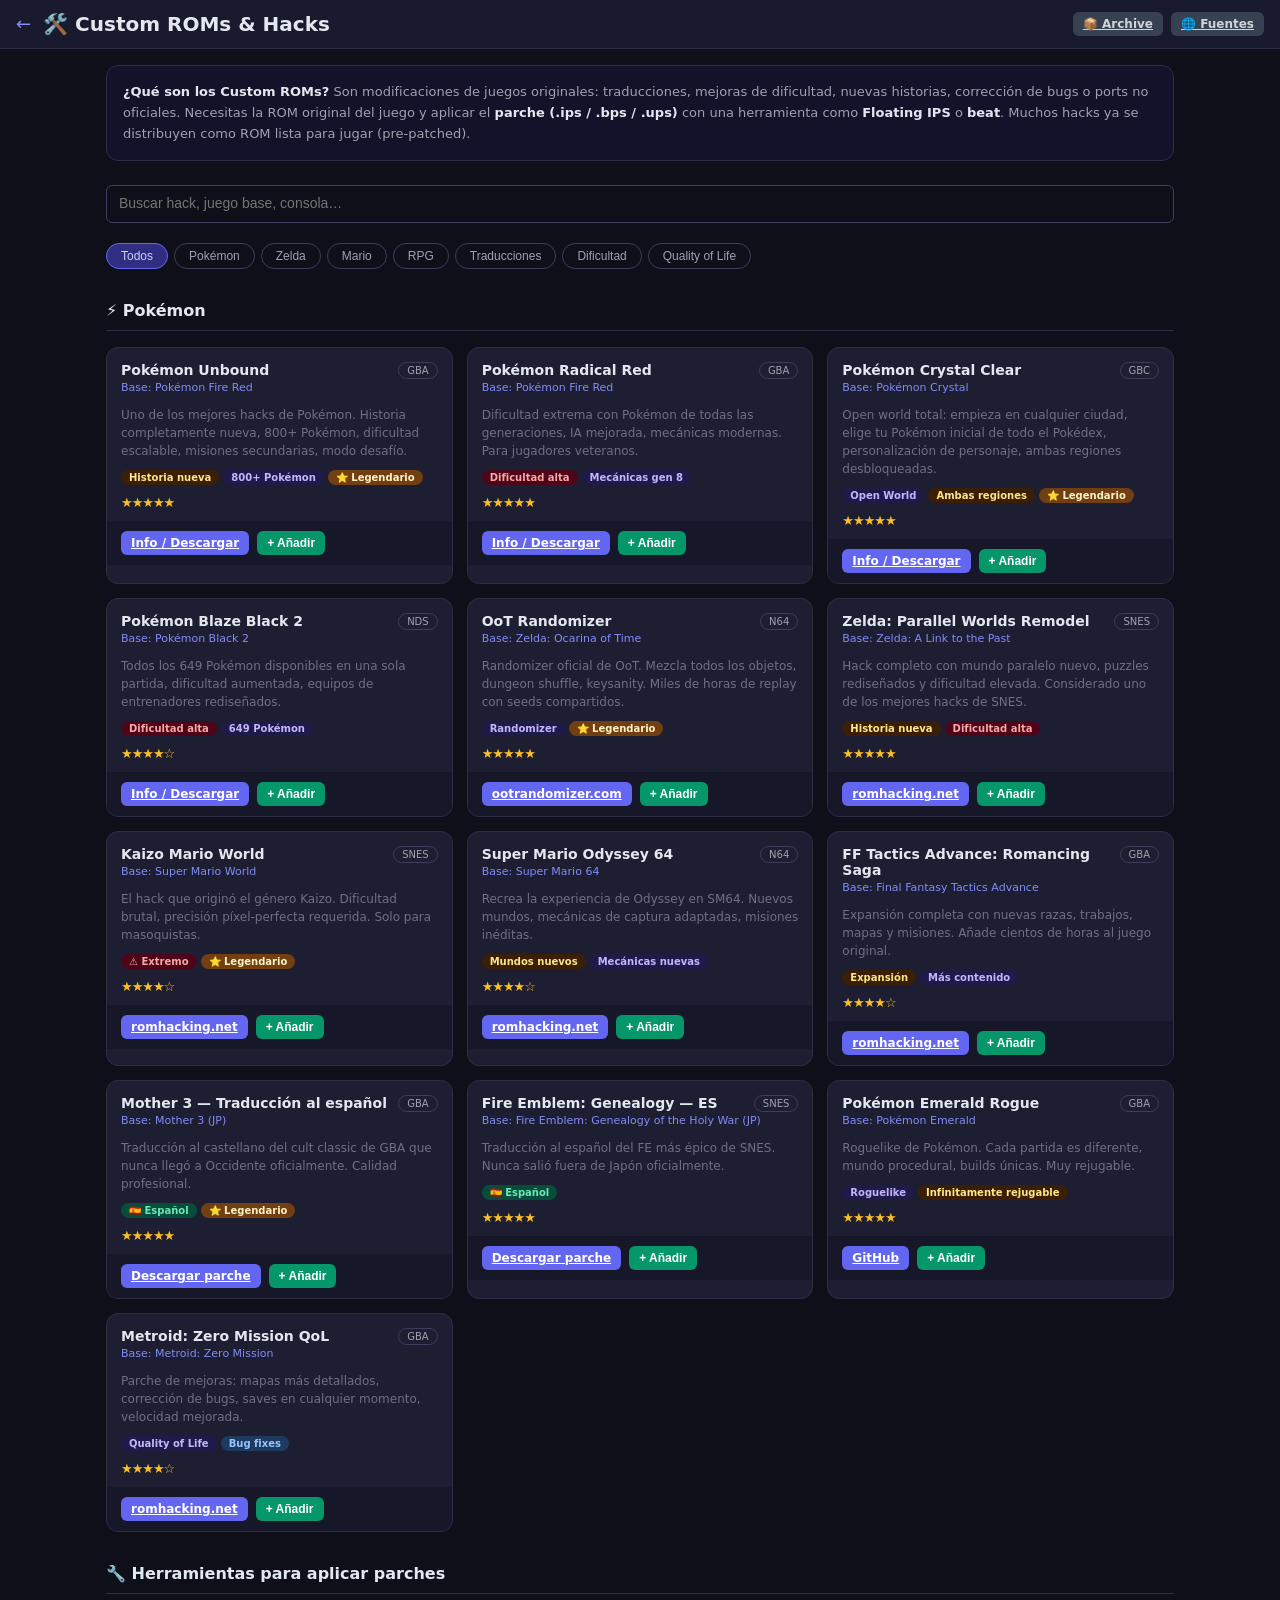
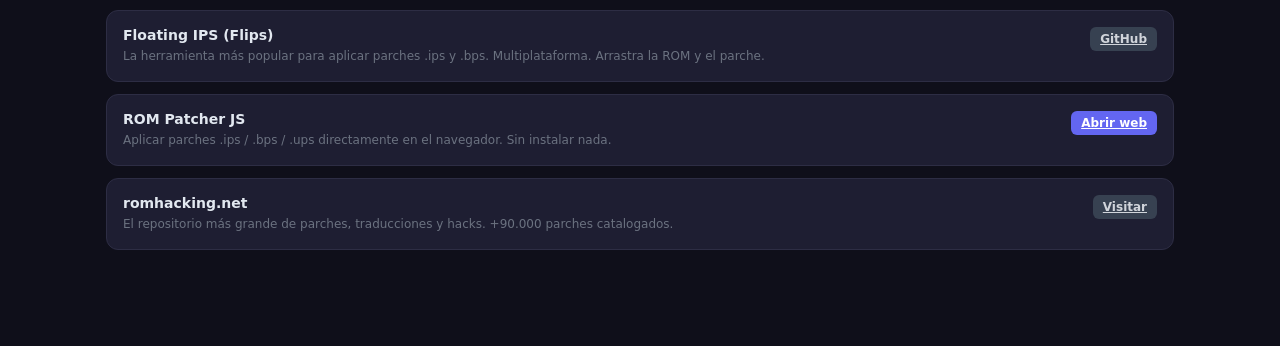
<file: templates/custom_roms.html>
<!DOCTYPE html>
<html lang="es">
<head>
<meta charset="UTF-8">
<meta name="viewport" content="width=device-width, initial-scale=1.0, viewport-fit=cover">
<title>Custom ROMs — ROM Library</title>
<link rel="stylesheet" href="/static/css/base.css">
<style>
  .page { max-width: 1100px; margin: 0 auto; padding: 16px; }
  .topbar-simple { background:#1a1a2e; border-bottom:1px solid #2d2d44; padding:12px 16px; display:flex; align-items:center; gap:12px; position:sticky; top:0; z-index:10; flex-wrap:wrap; }
  h1 { font-size:20px; font-weight:700; margin:0; }
  @media(max-width:600px) { h1 { font-size:17px; } }

  /* Category tabs */
  .cat-tabs { display:flex; flex-wrap:wrap; gap:6px; margin-bottom:20px; }
  .tab { padding:5px 14px; border-radius:999px; font-size:12px; cursor:pointer; border:1px solid #3d3d5c; background:transparent; color:#9ca3af; transition:all .15s; }
  .tab:hover { border-color:#6366f1; color:#c7d2fe; }
  .tab.active { background:#312e81; border-color:#6366f1; color:#c7d2fe; }

  /* Hack cards grid */
  .hacks-grid { display:grid; gap:14px; grid-template-columns:1fr; margin-bottom:32px; }
  @media(min-width:560px) { .hacks-grid { grid-template-columns:repeat(2,1fr); } }
  @media(min-width:900px) { .hacks-grid { grid-template-columns:repeat(3,1fr); } }

  .hack-card { background:#1e1e32; border:1px solid #2d2d44; border-radius:12px; overflow:hidden; transition:border-color .18s, transform .18s; }
  .hack-card:hover { border-color:#6366f1; transform:translateY(-1px); }
  .hack-header { padding:14px 14px 10px; }
  .hack-header h3 { font-size:14px; font-weight:700; margin:0 0 3px; color:#e2e8f0; }
  .hack-base { font-size:11px; color:#818cf8; margin-bottom:6px; }
  .hack-desc { font-size:12px; color:#6b7280; line-height:1.5; margin-bottom:10px; }
  .hack-tags { display:flex; flex-wrap:wrap; gap:4px; margin-bottom:10px; }
  .hack-footer { padding:10px 14px; border-top:1px solid #1e1e32; background:#17172a; display:flex; align-items:center; gap:8px; }

  /* Tags */
  .tag { font-size:10px; padding:2px 8px; border-radius:999px; font-weight:600; }
  .tag-enhancement { background:#1e3a5f; color:#93c5fd; }
  .tag-difficulty   { background:#4c0519; color:#fca5a5; }
  .tag-story        { background:#3b1f04; color:#fde68a; }
  .tag-translation  { background:#064e3b; color:#6ee7b7; }
  .tag-quality      { background:#1e1b4b; color:#c4b5fd; }
  .tag-legendary    { background:#713f12; color:#fef3c7; }

  .console-badge { font-size:10px; background:#1e1e32; border:1px solid #3d3d5c; color:#9ca3af; padding:2px 8px; border-radius:999px; }

  /* Section headers */
  .section-title { font-size:16px; font-weight:700; color:#e2e8f0; margin:32px 0 16px; display:flex; align-items:center; gap:8px; border-bottom:1px solid #2d2d44; padding-bottom:10px; }

  /* Search */
  .search-box { display:flex; gap:8px; margin-bottom:20px; }
  .hidden { display:none !important; }

  /* Info banner */
  .info-banner { background:#12122a; border:1px solid #2d2d44; border-radius:12px; padding:16px; margin-bottom:24px; font-size:13px; color:#9ca3af; line-height:1.6; }
  .info-banner strong { color:#e2e8f0; }

  /* Stars rating */
  .stars { color:#fbbf24; font-size:13px; letter-spacing:-1px; }
</style>
</head>
<body style="padding-bottom:80px;">

<div class="topbar-simple">
  <a href="/" style="color:#818cf8;text-decoration:none;font-size:18px;line-height:1;">←</a>
  <h1>🛠️ Custom ROMs &amp; Hacks</h1>
  <div style="margin-left:auto;display:flex;gap:8px;">
    <a href="/archive" class="btn btn-gray btn-sm">📦 Archive</a>
    <a href="/sources" class="btn btn-gray btn-sm">🌐 Fuentes</a>
  </div>
</div>

<div class="page">

  <div class="info-banner">
    <strong>¿Qué son los Custom ROMs?</strong> Son modificaciones de juegos originales: traducciones, mejoras de dificultad, nuevas historias, corrección de bugs o ports no oficiales.
    Necesitas la ROM original del juego y aplicar el <strong>parche (.ips / .bps / .ups)</strong> con una herramienta como <strong>Floating IPS</strong> o <strong>beat</strong>.
    Muchos hacks ya se distribuyen como ROM lista para jugar (pre-patched).
  </div>

  <!-- Search -->
  <div class="search-box">
    <input type="text" class="inp" id="search-hacks" placeholder="Buscar hack, juego base, consola…" oninput="filterHacks(this.value)">
  </div>

  <!-- Category tabs -->
  <div class="cat-tabs">
    <button class="tab active" onclick="filterCat('all',this)">Todos</button>
    <button class="tab" onclick="filterCat('pokemon',this)">Pokémon</button>
    <button class="tab" onclick="filterCat('zelda',this)">Zelda</button>
    <button class="tab" onclick="filterCat('mario',this)">Mario</button>
    <button class="tab" onclick="filterCat('rpg',this)">RPG</button>
    <button class="tab" onclick="filterCat('translation',this)">Traducciones</button>
    <button class="tab" onclick="filterCat('difficulty',this)">Dificultad</button>
    <button class="tab" onclick="filterCat('quality',this)">Quality of Life</button>
  </div>

  <!-- POKÉMON -->
  <div class="section-title">⚡ Pokémon</div>
  <div class="hacks-grid" id="hacks-grid">

    <div class="hack-card" data-cat="pokemon" data-search="pokemon unbound gba fire red">
      <div class="hack-header">
        <div style="display:flex;justify-content:space-between;align-items:flex-start;">
          <h3>Pokémon Unbound</h3>
          <span class="console-badge">GBA</span>
        </div>
        <div class="hack-base">Base: Pokémon Fire Red</div>
        <p class="hack-desc">Uno de los mejores hacks de Pokémon. Historia completamente nueva, 800+ Pokémon, dificultad escalable, misiones secundarias, modo desafío.</p>
        <div class="hack-tags">
          <span class="tag tag-story">Historia nueva</span>
          <span class="tag tag-quality">800+ Pokémon</span>
          <span class="tag tag-legendary">⭐ Legendario</span>
        </div>
        <div class="stars">★★★★★</div>
      </div>
      <div class="hack-footer">
        <a href="https://www.pokecommunity.com/showthread.php?t=382178" target="_blank" rel="noopener" class="btn btn-indigo btn-sm">Info / Descargar</a>
        <button onclick="addHack('Pokémon Unbound','GBA')" class="btn btn-green btn-sm">+ Añadir</button>
      </div>
    </div>

    <div class="hack-card" data-cat="pokemon" data-search="pokemon radical red gba fire red difficulty">
      <div class="hack-header">
        <div style="display:flex;justify-content:space-between;align-items:flex-start;">
          <h3>Pokémon Radical Red</h3>
          <span class="console-badge">GBA</span>
        </div>
        <div class="hack-base">Base: Pokémon Fire Red</div>
        <p class="hack-desc">Dificultad extrema con Pokémon de todas las generaciones, IA mejorada, mecánicas modernas. Para jugadores veteranos.</p>
        <div class="hack-tags">
          <span class="tag tag-difficulty">Dificultad alta</span>
          <span class="tag tag-quality">Mecánicas gen 8</span>
        </div>
        <div class="stars">★★★★★</div>
      </div>
      <div class="hack-footer">
        <a href="https://www.pokecommunity.com/showthread.php?t=444591" target="_blank" rel="noopener" class="btn btn-indigo btn-sm">Info / Descargar</a>
        <button onclick="addHack('Pokémon Radical Red','GBA')" class="btn btn-green btn-sm">+ Añadir</button>
      </div>
    </div>

    <div class="hack-card" data-cat="pokemon" data-search="pokemon crystal clear gbc">
      <div class="hack-header">
        <div style="display:flex;justify-content:space-between;align-items:flex-start;">
          <h3>Pokémon Crystal Clear</h3>
          <span class="console-badge">GBC</span>
        </div>
        <div class="hack-base">Base: Pokémon Crystal</div>
        <p class="hack-desc">Open world total: empieza en cualquier ciudad, elige tu Pokémon inicial de todo el Pokédex, personalización de personaje, ambas regiones desbloqueadas.</p>
        <div class="hack-tags">
          <span class="tag tag-quality">Open World</span>
          <span class="tag tag-story">Ambas regiones</span>
          <span class="tag tag-legendary">⭐ Legendario</span>
        </div>
        <div class="stars">★★★★★</div>
      </div>
      <div class="hack-footer">
        <a href="https://github.com/shinyquagsire23/Pokemon-Crystal-Clear" target="_blank" rel="noopener" class="btn btn-indigo btn-sm">Info / Descargar</a>
        <button onclick="addHack('Pokémon Crystal Clear','GBC')" class="btn btn-green btn-sm">+ Añadir</button>
      </div>
    </div>

    <div class="hack-card" data-cat="pokemon" data-search="pokemon blaze black nds black">
      <div class="hack-header">
        <div style="display:flex;justify-content:space-between;align-items:flex-start;">
          <h3>Pokémon Blaze Black 2</h3>
          <span class="console-badge">NDS</span>
        </div>
        <div class="hack-base">Base: Pokémon Black 2</div>
        <p class="hack-desc">Todos los 649 Pokémon disponibles en una sola partida, dificultad aumentada, equipos de entrenadores rediseñados.</p>
        <div class="hack-tags">
          <span class="tag tag-difficulty">Dificultad alta</span>
          <span class="tag tag-quality">649 Pokémon</span>
        </div>
        <div class="stars">★★★★☆</div>
      </div>
      <div class="hack-footer">
        <a href="https://www.pokecommunity.com/showthread.php?t=261688" target="_blank" rel="noopener" class="btn btn-indigo btn-sm">Info / Descargar</a>
        <button onclick="addHack('Pokémon Blaze Black 2','NintendoDS')" class="btn btn-green btn-sm">+ Añadir</button>
      </div>
    </div>

    <!-- ZELDA -->
    <div class="hack-card" data-cat="zelda" data-search="zelda ocarina time randomizer n64">
      <div class="hack-header">
        <div style="display:flex;justify-content:space-between;align-items:flex-start;">
          <h3>OoT Randomizer</h3>
          <span class="console-badge">N64</span>
        </div>
        <div class="hack-base">Base: Zelda: Ocarina of Time</div>
        <p class="hack-desc">Randomizer oficial de OoT. Mezcla todos los objetos, dungeon shuffle, keysanity. Miles de horas de replay con seeds compartidos.</p>
        <div class="hack-tags">
          <span class="tag tag-quality">Randomizer</span>
          <span class="tag tag-legendary">⭐ Legendario</span>
        </div>
        <div class="stars">★★★★★</div>
      </div>
      <div class="hack-footer">
        <a href="https://ootrandomizer.com" target="_blank" rel="noopener" class="btn btn-indigo btn-sm">ootrandomizer.com</a>
        <button onclick="addHack('Zelda OoT Randomizer','N64')" class="btn btn-green btn-sm">+ Añadir</button>
      </div>
    </div>

    <div class="hack-card" data-cat="zelda" data-search="zelda ocarina time 2d gba randomizer">
      <div class="hack-header">
        <div style="display:flex;justify-content:space-between;align-items:flex-start;">
          <h3>Zelda: Parallel Worlds Remodel</h3>
          <span class="console-badge">SNES</span>
        </div>
        <div class="hack-base">Base: Zelda: A Link to the Past</div>
        <p class="hack-desc">Hack completo con mundo paralelo nuevo, puzzles rediseñados y dificultad elevada. Considerado uno de los mejores hacks de SNES.</p>
        <div class="hack-tags">
          <span class="tag tag-story">Historia nueva</span>
          <span class="tag tag-difficulty">Dificultad alta</span>
        </div>
        <div class="stars">★★★★★</div>
      </div>
      <div class="hack-footer">
        <a href="https://www.romhacking.net/hacks/1973/" target="_blank" rel="noopener" class="btn btn-indigo btn-sm">romhacking.net</a>
        <button onclick="addHack('Zelda Parallel Worlds Remodel','SNES')" class="btn btn-green btn-sm">+ Añadir</button>
      </div>
    </div>

    <!-- MARIO -->
    <div class="hack-card" data-cat="mario" data-search="super mario world kaizo snes difficulty">
      <div class="hack-header">
        <div style="display:flex;justify-content:space-between;align-items:flex-start;">
          <h3>Kaizo Mario World</h3>
          <span class="console-badge">SNES</span>
        </div>
        <div class="hack-base">Base: Super Mario World</div>
        <p class="hack-desc">El hack que originó el género Kaizo. Dificultad brutal, precisión píxel-perfecta requerida. Solo para masoquistas.</p>
        <div class="hack-tags">
          <span class="tag tag-difficulty">⚠️ Extremo</span>
          <span class="tag tag-legendary">⭐ Legendario</span>
        </div>
        <div class="stars">★★★★☆</div>
      </div>
      <div class="hack-footer">
        <a href="https://www.romhacking.net/hacks/1939/" target="_blank" rel="noopener" class="btn btn-indigo btn-sm">romhacking.net</a>
        <button onclick="addHack('Kaizo Mario World','SNES')" class="btn btn-green btn-sm">+ Añadir</button>
      </div>
    </div>

    <div class="hack-card" data-cat="mario" data-search="super mario odyssey 64 n64">
      <div class="hack-header">
        <div style="display:flex;justify-content:space-between;align-items:flex-start;">
          <h3>Super Mario Odyssey 64</h3>
          <span class="console-badge">N64</span>
        </div>
        <div class="hack-base">Base: Super Mario 64</div>
        <p class="hack-desc">Recrea la experiencia de Odyssey en SM64. Nuevos mundos, mecánicas de captura adaptadas, misiones inéditas.</p>
        <div class="hack-tags">
          <span class="tag tag-story">Mundos nuevos</span>
          <span class="tag tag-quality">Mecánicas nuevas</span>
        </div>
        <div class="stars">★★★★☆</div>
      </div>
      <div class="hack-footer">
        <a href="https://www.romhacking.net" target="_blank" rel="noopener" class="btn btn-indigo btn-sm">romhacking.net</a>
        <button onclick="addHack('Super Mario Odyssey 64','N64')" class="btn btn-green btn-sm">+ Añadir</button>
      </div>
    </div>

    <!-- RPG / OTHERS -->
    <div class="hack-card" data-cat="rpg" data-search="final fantasy tactics war of the lions advance gba">
      <div class="hack-header">
        <div style="display:flex;justify-content:space-between;align-items:flex-start;">
          <h3>FF Tactics Advance: Romancing Saga</h3>
          <span class="console-badge">GBA</span>
        </div>
        <div class="hack-base">Base: Final Fantasy Tactics Advance</div>
        <p class="hack-desc">Expansión completa con nuevas razas, trabajos, mapas y misiones. Añade cientos de horas al juego original.</p>
        <div class="hack-tags">
          <span class="tag tag-story">Expansión</span>
          <span class="tag tag-quality">Más contenido</span>
        </div>
        <div class="stars">★★★★☆</div>
      </div>
      <div class="hack-footer">
        <a href="https://www.romhacking.net" target="_blank" rel="noopener" class="btn btn-indigo btn-sm">romhacking.net</a>
        <button onclick="addHack('FF Tactics Advance Romancing Saga','GBA')" class="btn btn-green btn-sm">+ Añadir</button>
      </div>
    </div>

    <!-- TRADUCCIONES -->
    <div class="hack-card" data-cat="translation" data-search="mother 3 traduccion español gba">
      <div class="hack-header">
        <div style="display:flex;justify-content:space-between;align-items:flex-start;">
          <h3>Mother 3 — Traducción al español</h3>
          <span class="console-badge">GBA</span>
        </div>
        <div class="hack-base">Base: Mother 3 (JP)</div>
        <p class="hack-desc">Traducción al castellano del cult classic de GBA que nunca llegó a Occidente oficialmente. Calidad profesional.</p>
        <div class="hack-tags">
          <span class="tag tag-translation">🇪🇸 Español</span>
          <span class="tag tag-legendary">⭐ Legendario</span>
        </div>
        <div class="stars">★★★★★</div>
      </div>
      <div class="hack-footer">
        <a href="https://www.romhacking.net" target="_blank" rel="noopener" class="btn btn-indigo btn-sm">Descargar parche</a>
        <button onclick="addHack('Mother 3 (Español)','GBA')" class="btn btn-green btn-sm">+ Añadir</button>
      </div>
    </div>

    <div class="hack-card" data-cat="translation" data-search="fire emblem 4 genealogy es gba traduccion">
      <div class="hack-header">
        <div style="display:flex;justify-content:space-between;align-items:flex-start;">
          <h3>Fire Emblem: Genealogy — ES</h3>
          <span class="console-badge">SNES</span>
        </div>
        <div class="hack-base">Base: Fire Emblem: Genealogy of the Holy War (JP)</div>
        <p class="hack-desc">Traducción al español del FE más épico de SNES. Nunca salió fuera de Japón oficialmente.</p>
        <div class="hack-tags">
          <span class="tag tag-translation">🇪🇸 Español</span>
        </div>
        <div class="stars">★★★★★</div>
      </div>
      <div class="hack-footer">
        <a href="https://www.romhacking.net" target="_blank" rel="noopener" class="btn btn-indigo btn-sm">Descargar parche</a>
        <button onclick="addHack('Fire Emblem Genealogy ES','SNES')" class="btn btn-green btn-sm">+ Añadir</button>
      </div>
    </div>

    <!-- QUALITY OF LIFE -->
    <div class="hack-card" data-cat="quality" data-search="pokemon emerald rogue gba qol">
      <div class="hack-header">
        <div style="display:flex;justify-content:space-between;align-items:flex-start;">
          <h3>Pokémon Emerald Rogue</h3>
          <span class="console-badge">GBA</span>
        </div>
        <div class="hack-base">Base: Pokémon Emerald</div>
        <p class="hack-desc">Roguelike de Pokémon. Cada partida es diferente, mundo procedural, builds únicas. Muy rejugable.</p>
        <div class="hack-tags">
          <span class="tag tag-quality">Roguelike</span>
          <span class="tag tag-story">Infinitamente rejugable</span>
        </div>
        <div class="stars">★★★★★</div>
      </div>
      <div class="hack-footer">
        <a href="https://github.com/Pokabbie/pokeemerald-rogue" target="_blank" rel="noopener" class="btn btn-indigo btn-sm">GitHub</a>
        <button onclick="addHack('Pokémon Emerald Rogue','GBA')" class="btn btn-green btn-sm">+ Añadir</button>
      </div>
    </div>

    <div class="hack-card" data-cat="quality" data-search="gba classic nes quality improvement">
      <div class="hack-header">
        <div style="display:flex;justify-content:space-between;align-items:flex-start;">
          <h3>Metroid: Zero Mission QoL</h3>
          <span class="console-badge">GBA</span>
        </div>
        <div class="hack-base">Base: Metroid: Zero Mission</div>
        <p class="hack-desc">Parche de mejoras: mapas más detallados, corrección de bugs, saves en cualquier momento, velocidad mejorada.</p>
        <div class="hack-tags">
          <span class="tag tag-quality">Quality of Life</span>
          <span class="tag tag-enhancement">Bug fixes</span>
        </div>
        <div class="stars">★★★★☆</div>
      </div>
      <div class="hack-footer">
        <a href="https://www.romhacking.net" target="_blank" rel="noopener" class="btn btn-indigo btn-sm">romhacking.net</a>
        <button onclick="addHack('Metroid Zero Mission QoL','GBA')" class="btn btn-green btn-sm">+ Añadir</button>
      </div>
    </div>

  </div>

  <!-- Tools section -->
  <div class="section-title">🔧 Herramientas para aplicar parches</div>
  <div style="display:grid;gap:12px;grid-template-columns:1fr;">
    <div style="background:#1e1e32;border:1px solid #2d2d44;border-radius:12px;padding:16px;">
      <div style="display:flex;gap:14px;align-items:flex-start;flex-wrap:wrap;">
        <div style="flex:1;min-width:200px;">
          <div style="font-weight:700;font-size:14px;margin-bottom:4px;">Floating IPS (Flips)</div>
          <div style="font-size:12px;color:#6b7280;line-height:1.5;">La herramienta más popular para aplicar parches .ips y .bps. Multiplataforma. Arrastra la ROM y el parche.</div>
        </div>
        <a href="https://github.com/Alcaro/Flips" target="_blank" rel="noopener" class="btn btn-gray btn-sm">GitHub</a>
      </div>
    </div>
    <div style="background:#1e1e32;border:1px solid #2d2d44;border-radius:12px;padding:16px;">
      <div style="display:flex;gap:14px;align-items:flex-start;flex-wrap:wrap;">
        <div style="flex:1;min-width:200px;">
          <div style="font-weight:700;font-size:14px;margin-bottom:4px;">ROM Patcher JS</div>
          <div style="font-size:12px;color:#6b7280;line-height:1.5;">Aplicar parches .ips / .bps / .ups directamente en el navegador. Sin instalar nada.</div>
        </div>
        <a href="https://www.marcrobledo.com/RomPatcher.js/" target="_blank" rel="noopener" class="btn btn-indigo btn-sm">Abrir web</a>
      </div>
    </div>
    <div style="background:#1e1e32;border:1px solid #2d2d44;border-radius:12px;padding:16px;">
      <div style="display:flex;gap:14px;align-items:flex-start;flex-wrap:wrap;">
        <div style="flex:1;min-width:200px;">
          <div style="font-weight:700;font-size:14px;margin-bottom:4px;">romhacking.net</div>
          <div style="font-size:12px;color:#6b7280;line-height:1.5;">El repositorio más grande de parches, traducciones y hacks. +90.000 parches catalogados.</div>
        </div>
        <a href="https://www.romhacking.net" target="_blank" rel="noopener" class="btn btn-gray btn-sm">Visitar</a>
      </div>
    </div>
  </div>

</div>

<!-- Modal añadir hack -->
<div id="modal-add-hack" style="display:none;position:fixed;inset:0;z-index:50;background:rgba(0,0,0,.8);backdrop-filter:blur(5px);display:none;align-items:center;justify-content:center;padding:16px;" onclick="if(event.target===this)this.style.display='none'">
  <div style="background:#1a1a2e;border:1px solid #3d3d5c;border-radius:16px;width:100%;max-width:420px;padding:24px;">
    <div style="font-size:16px;font-weight:700;margin-bottom:16px;" id="hack-modal-title">Añadir a biblioteca</div>
    <p style="font-size:13px;color:#6b7280;margin-bottom:16px;">Añade este juego a tu biblioteca. Para descargarlo necesitas encontrar la ROM pre-parchada en las fuentes de la comunidad.</p>
    <div style="display:flex;gap:8px;">
      <button onclick="closeHackModal()" class="btn btn-gray btn-sm">Cancelar</button>
      <a id="hack-sources-btn" href="/sources" class="btn btn-indigo btn-sm">🌐 Ver fuentes</a>
      <button id="hack-confirm-btn" onclick="confirmAddHack()" class="btn btn-green btn-sm">✅ Añadir</button>
    </div>
  </div>
</div>

<!-- Bottom nav (mobile) -->
<nav class="bottom-nav">
  <a href="/"><span class="icon">🎮</span>Juegos</a>
  <a href="/archive"><span class="icon">📦</span>Archive</a>
  <a href="/custom-roms" class="active"><span class="icon">🛠️</span>Custom</a>
  <a href="/sources"><span class="icon">🌐</span>Fuentes</a>
  <a href="/"><span class="icon">☰</span>Menú</a>
</nav>

<script>
const CONSOLES = {{ consoles | tojson }};
let _hackTitle = '', _hackConsole = '';

function filterCat(cat, btn) {
  document.querySelectorAll('.cat-tabs .tab').forEach(t => t.classList.remove('active'));
  btn.classList.add('active');
  document.querySelectorAll('.hack-card').forEach(c => {
    c.classList.toggle('hidden', cat !== 'all' && c.dataset.cat !== cat);
  });
}

function filterHacks(q) {
  q = q.toLowerCase();
  document.querySelectorAll('.hack-card').forEach(c => {
    c.classList.toggle('hidden', q && !c.dataset.search.includes(q));
  });
}

function addHack(title, console_) {
  _hackTitle = title; _hackConsole = console_;
  document.getElementById('hack-modal-title').textContent = `Añadir: ${title}`;
  document.getElementById('modal-add-hack').style.display = 'flex';
}
function closeHackModal() {
  document.getElementById('modal-add-hack').style.display = 'none';
}
async function confirmAddHack() {
  const fd = new FormData();
  fd.append('title', _hackTitle);
  fd.append('console', _hackConsole);
  fd.append('genre', 'Custom ROM');
  const r = await fetch('/api/games', { method: 'POST', body: fd });
  if (r.ok) {
    closeHackModal();
    const d = await r.json();
    showToast(`✅ "${_hackTitle}" añadido a la biblioteca`);
  }
}

let _tt;
function showToast(msg) {
  let t = document.getElementById('_toast');
  if (!t) { t = document.createElement('div'); t.id='_toast'; t.style.cssText='position:fixed;bottom:80px;right:16px;z-index:100;background:#059669;color:#fff;padding:10px 18px;border-radius:12px;font-size:13px;font-weight:600;box-shadow:0 8px 24px rgba(0,0,0,.4);'; document.body.appendChild(t); }
  t.textContent = msg; t.style.display = 'block';
  clearTimeout(_tt); _tt = setTimeout(() => t.style.display = 'none', 3000);
}
</script>
</body>
</html>
</file>
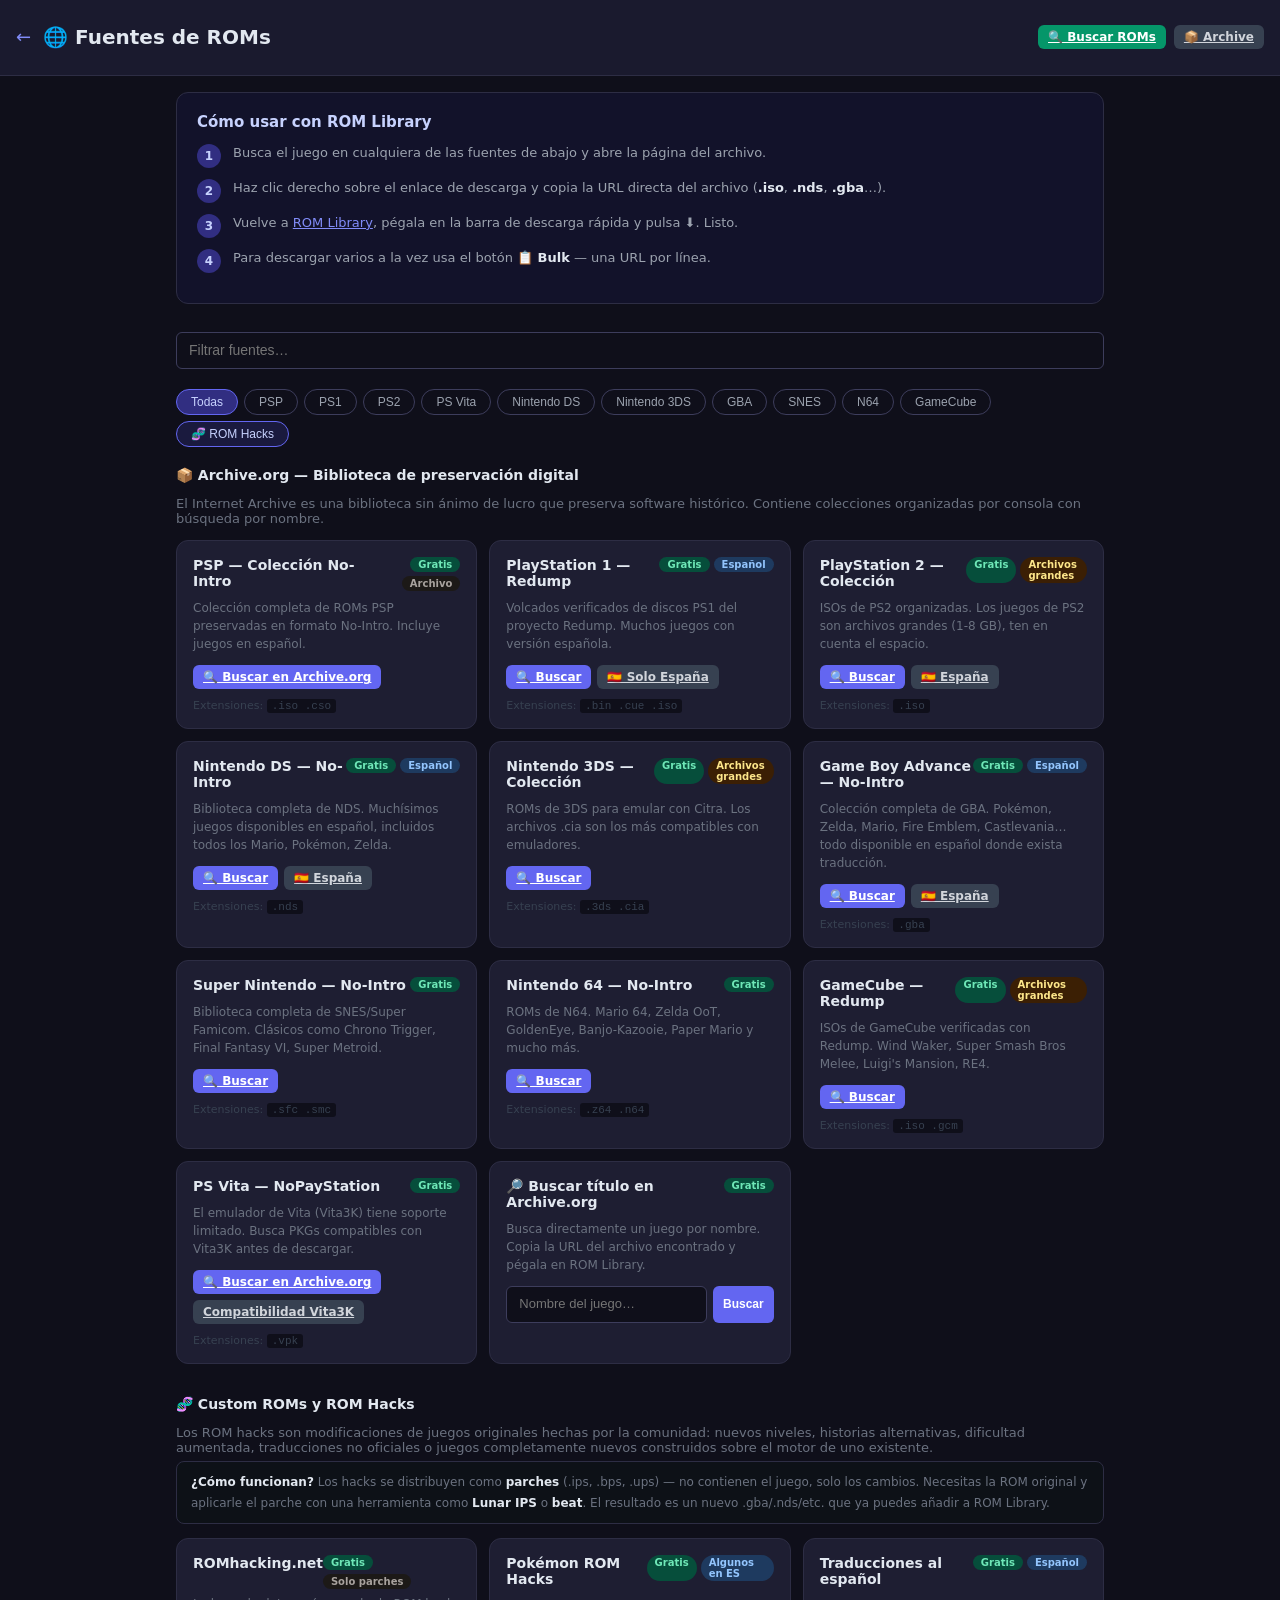
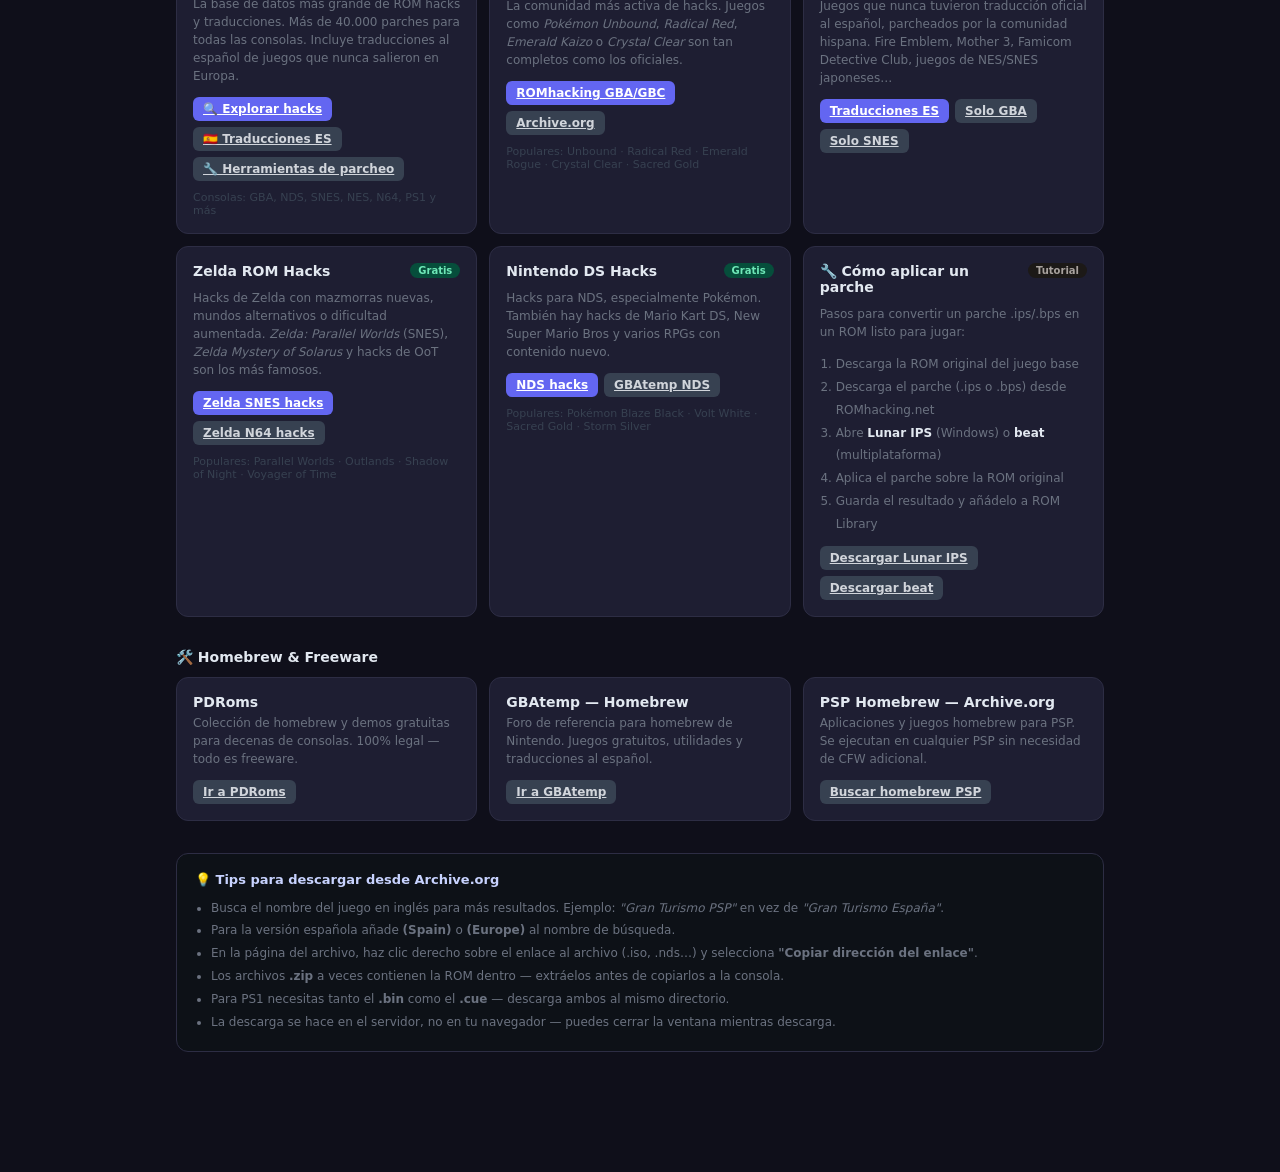
<file: templates/sources.html>
<!DOCTYPE html>
<html lang="es">
<head>
<meta charset="UTF-8">
<meta name="viewport" content="width=device-width, initial-scale=1.0, viewport-fit=cover">
<title>Fuentes de ROMs — ROM Library</title>
<link rel="stylesheet" href="/static/css/base.css">
<style>
  .page { max-width: 960px; margin: 0 auto; padding: 16px; }
  .topbar-simple { background:#1a1a2e; border-bottom:1px solid #2d2d44; padding:12px 16px; display:flex; align-items:center; gap:12px; position:sticky; top:0; z-index:10; }
  .console-tabs { display:flex; flex-wrap:wrap; gap:6px; margin-bottom:20px; }
  .tab { padding:5px 14px; border-radius:999px; font-size:12px; cursor:pointer; border:1px solid #3d3d5c; background:transparent; color:#9ca3af; transition:all .15s; }
  .tab:hover { border-color:#6366f1; color:#c7d2fe; }
  .tab.active { background:#312e81; border-color:#6366f1; color:#c7d2fe; }
  .section { margin-bottom:32px; }
  .section-title { font-size:14px; font-weight:700; color:#e2e8f0; margin-bottom:12px; display:flex; align-items:center; gap:8px; }
  .source-grid { display:grid; gap:12px; grid-template-columns:1fr; }
  @media (min-width:600px)  { .source-grid { grid-template-columns:repeat(2,1fr); } }
  @media (min-width:900px)  { .source-grid { grid-template-columns:repeat(3,1fr); } }
  .source-card { background:#1e1e32; border:1px solid #2d2d44; border-radius:12px; padding:16px; transition:border-color .18s, transform .18s; }
  .source-card:hover { border-color:#6366f1; transform:translateY(-1px); }
  .source-card h3 { font-size:14px; font-weight:700; margin:0 0 4px; color:#e2e8f0; }
  .source-card p  { font-size:12px; color:#6b7280; margin:0 0 12px; line-height:1.5; }
  .tag { font-size:10px; padding:2px 8px; border-radius:999px; font-weight:600; }
  .tag-free { background:#064e3b; color:#6ee7b7; }
  .tag-es    { background:#1e3a5f; color:#93c5fd; }
  .tag-legal { background:#1c1917; color:#a8a29e; }
  .tag-large { background:#3b1f04; color:#fde68a; }
  .howto { background:#12122a; border:1px solid #2d2d44; border-radius:12px; padding:20px; margin-bottom:28px; }
  .howto h2 { font-size:15px; font-weight:700; margin:0 0 12px; color:#c7d2fe; }
  .step { display:flex; gap:12px; margin-bottom:10px; align-items:flex-start; }
  .step-num { background:#312e81; color:#c7d2fe; border-radius:50%; width:24px; height:24px; display:flex; align-items:center; justify-content:center; font-size:12px; font-weight:700; flex-shrink:0; margin-top:1px; }
  .step p { font-size:13px; color:#9ca3af; margin:0; line-height:1.5; }
  .step p strong { color:#e2e8f0; }
  .search-box { display:flex; gap:8px; margin-bottom:20px; }
  .search-box input { flex:1; }
  .hidden { display:none !important; }
  .warning { background:#1c0a00; border:1px solid #7c2d12; border-radius:10px; padding:12px 16px; font-size:12px; color:#fb923c; margin-bottom:20px; line-height:1.6; }
  h1 { font-size:20px; font-weight:700; }
  @media(max-width:600px) { h1 { font-size:17px; } }
</style>
</head>
<body style="padding-bottom:80px;">

<div class="topbar-simple">
  <a href="/" style="color:#818cf8;text-decoration:none;font-size:18px;line-height:1;">←</a>
  <h1>🌐 Fuentes de ROMs</h1>
  <div style="margin-left:auto;display:flex;gap:8px;">
    <a href="/browse" class="btn btn-green btn-sm">🔍 Buscar ROMs</a>
    <a href="/archive" class="btn btn-gray btn-sm">📦 Archive</a>
  </div>
</div>

<div class="page">

  <!-- How to use -->
  <div class="howto">
    <h2>Cómo usar con ROM Library</h2>
    <div class="step">
      <div class="step-num">1</div>
      <p>Busca el juego en cualquiera de las fuentes de abajo y abre la página del archivo.</p>
    </div>
    <div class="step">
      <div class="step-num">2</div>
      <p>Haz clic derecho sobre el enlace de descarga y copia la URL directa del archivo (<strong>.iso</strong>, <strong>.nds</strong>, <strong>.gba</strong>…).</p>
    </div>
    <div class="step">
      <div class="step-num">3</div>
      <p>Vuelve a <a href="/" style="color:#818cf8;">ROM Library</a>, pégala en la barra de descarga rápida y pulsa ⬇️. Listo.</p>
    </div>
    <div class="step">
      <div class="step-num">4</div>
      <p>Para descargar varios a la vez usa el botón <strong>📋 Bulk</strong> — una URL por línea.</p>
    </div>
  </div>

  <!-- Search filter -->
  <div class="search-box">
    <input type="text" class="inp" id="filter-input" placeholder="Filtrar fuentes…" oninput="filterSources(this.value)">
  </div>

  <!-- Console tabs -->
  <div class="console-tabs" id="console-tabs">
    <button class="tab active" onclick="filterConsole('all', this)">Todas</button>
    <button class="tab" onclick="filterConsole('psp', this)">PSP</button>
    <button class="tab" onclick="filterConsole('ps1', this)">PS1</button>
    <button class="tab" onclick="filterConsole('ps2', this)">PS2</button>
    <button class="tab" onclick="filterConsole('psvita', this)">PS Vita</button>
    <button class="tab" onclick="filterConsole('nds', this)">Nintendo DS</button>
    <button class="tab" onclick="filterConsole('3ds', this)">Nintendo 3DS</button>
    <button class="tab" onclick="filterConsole('gba', this)">GBA</button>
    <button class="tab" onclick="filterConsole('snes', this)">SNES</button>
    <button class="tab" onclick="filterConsole('n64', this)">N64</button>
    <button class="tab" onclick="filterConsole('gamecube', this)">GameCube</button>
    <button class="tab" onclick="filterConsole('hack', this)" style="background:#1a1a3e;border-color:#6366f1;color:#c7d2fe;">🧬 ROM Hacks</button>
  </div>

  <!-- ── Archive.org ─────────────────────────────────────────────────────── -->
  <div class="section" data-consoles="all psp ps1 ps2 psvita nds 3ds gba snes n64 gamecube">
    <div class="section-title">
      📦 Archive.org — Biblioteca de preservación digital
    </div>
    <p style="font-size:13px;color:#6b7280;margin-bottom:14px;">
      El Internet Archive es una biblioteca sin ánimo de lucro que preserva software histórico.
      Contiene colecciones organizadas por consola con búsqueda por nombre.
    </p>

    <div class="source-grid" id="sources-list">

      <!-- PSP -->
      <div class="source-card" data-consoles="psp all">
        <div style="display:flex;justify-content:space-between;align-items:flex-start;margin-bottom:6px;">
          <h3>PSP — Colección No-Intro</h3>
          <div style="display:flex;gap:4px;flex-wrap:wrap;justify-content:flex-end;">
            <span class="tag tag-free">Gratis</span>
            <span class="tag tag-legal">Archivo</span>
          </div>
        </div>
        <p>Colección completa de ROMs PSP preservadas en formato No-Intro. Incluye juegos en español.</p>
        <div style="display:flex;gap:6px;flex-wrap:wrap;">
          <a href="https://archive.org/search?query=PSP+game+iso&mediatype=software&sort=downloads" target="_blank" class="btn btn-indigo btn-sm">🔍 Buscar en Archive.org</a>
        </div>
        <div style="margin-top:10px;font-size:11px;color:#374151;">Extensiones: <code style="background:#0f0f1a;padding:1px 5px;border-radius:3px;">.iso .cso</code></div>
      </div>

      <!-- PS1 -->
      <div class="source-card" data-consoles="ps1 all">
        <div style="display:flex;justify-content:space-between;align-items:flex-start;margin-bottom:6px;">
          <h3>PlayStation 1 — Redump</h3>
          <div style="display:flex;gap:4px;">
            <span class="tag tag-free">Gratis</span>
            <span class="tag tag-es">Español</span>
          </div>
        </div>
        <p>Volcados verificados de discos PS1 del proyecto Redump. Muchos juegos con versión española.</p>
        <div style="display:flex;gap:6px;flex-wrap:wrap;">
          <a href="https://archive.org/search?query=PlayStation+1+redump+spain&mediatype=software" target="_blank" class="btn btn-indigo btn-sm">🔍 Buscar</a>
          <a href="https://archive.org/search?query=subject%3A%22PlayStation%22+spain&mediatype=software" target="_blank" class="btn btn-gray btn-sm">🇪🇸 Solo España</a>
        </div>
        <div style="margin-top:10px;font-size:11px;color:#374151;">Extensiones: <code style="background:#0f0f1a;padding:1px 5px;border-radius:3px;">.bin .cue .iso</code></div>
      </div>

      <!-- PS2 -->
      <div class="source-card" data-consoles="ps2 all">
        <div style="display:flex;justify-content:space-between;align-items:flex-start;margin-bottom:6px;">
          <h3>PlayStation 2 — Colección</h3>
          <div style="display:flex;gap:4px;">
            <span class="tag tag-free">Gratis</span>
            <span class="tag tag-large">Archivos grandes</span>
          </div>
        </div>
        <p>ISOs de PS2 organizadas. Los juegos de PS2 son archivos grandes (1-8 GB), ten en cuenta el espacio.</p>
        <div style="display:flex;gap:6px;flex-wrap:wrap;">
          <a href="https://archive.org/search?query=PlayStation+2+ISO&mediatype=software&sort=downloads" target="_blank" class="btn btn-indigo btn-sm">🔍 Buscar</a>
          <a href="https://archive.org/search?query=PlayStation+2+spain+ISO&mediatype=software" target="_blank" class="btn btn-gray btn-sm">🇪🇸 España</a>
        </div>
        <div style="margin-top:10px;font-size:11px;color:#374151;">Extensiones: <code style="background:#0f0f1a;padding:1px 5px;border-radius:3px;">.iso</code></div>
      </div>

      <!-- Nintendo DS -->
      <div class="source-card" data-consoles="nds all">
        <div style="display:flex;justify-content:space-between;align-items:flex-start;margin-bottom:6px;">
          <h3>Nintendo DS — No-Intro</h3>
          <div style="display:flex;gap:4px;">
            <span class="tag tag-free">Gratis</span>
            <span class="tag tag-es">Español</span>
          </div>
        </div>
        <p>Biblioteca completa de NDS. Muchísimos juegos disponibles en español, incluidos todos los Mario, Pokémon, Zelda.</p>
        <div style="display:flex;gap:6px;flex-wrap:wrap;">
          <a href="https://archive.org/search?query=Nintendo+DS+nds+ROM&mediatype=software&sort=downloads" target="_blank" class="btn btn-indigo btn-sm">🔍 Buscar</a>
          <a href="https://archive.org/search?query=Nintendo+DS+spain+nds&mediatype=software" target="_blank" class="btn btn-gray btn-sm">🇪🇸 España</a>
        </div>
        <div style="margin-top:10px;font-size:11px;color:#374151;">Extensiones: <code style="background:#0f0f1a;padding:1px 5px;border-radius:3px;">.nds</code></div>
      </div>

      <!-- 3DS -->
      <div class="source-card" data-consoles="3ds all">
        <div style="display:flex;justify-content:space-between;align-items:flex-start;margin-bottom:6px;">
          <h3>Nintendo 3DS — Colección</h3>
          <div style="display:flex;gap:4px;">
            <span class="tag tag-free">Gratis</span>
            <span class="tag tag-large">Archivos grandes</span>
          </div>
        </div>
        <p>ROMs de 3DS para emular con Citra. Los archivos .cia son los más compatibles con emuladores.</p>
        <div style="display:flex;gap:6px;flex-wrap:wrap;">
          <a href="https://archive.org/search?query=Nintendo+3DS+cia+3ds&mediatype=software&sort=downloads" target="_blank" class="btn btn-indigo btn-sm">🔍 Buscar</a>
        </div>
        <div style="margin-top:10px;font-size:11px;color:#374151;">Extensiones: <code style="background:#0f0f1a;padding:1px 5px;border-radius:3px;">.3ds .cia</code></div>
      </div>

      <!-- GBA -->
      <div class="source-card" data-consoles="gba all">
        <div style="display:flex;justify-content:space-between;align-items:flex-start;margin-bottom:6px;">
          <h3>Game Boy Advance — No-Intro</h3>
          <div style="display:flex;gap:4px;">
            <span class="tag tag-free">Gratis</span>
            <span class="tag tag-es">Español</span>
          </div>
        </div>
        <p>Colección completa de GBA. Pokémon, Zelda, Mario, Fire Emblem, Castlevania… todo disponible en español donde exista traducción.</p>
        <div style="display:flex;gap:6px;flex-wrap:wrap;">
          <a href="https://archive.org/search?query=Game+Boy+Advance+gba+nointro&mediatype=software&sort=downloads" target="_blank" class="btn btn-indigo btn-sm">🔍 Buscar</a>
          <a href="https://archive.org/search?query=GBA+spain+español&mediatype=software" target="_blank" class="btn btn-gray btn-sm">🇪🇸 España</a>
        </div>
        <div style="margin-top:10px;font-size:11px;color:#374151;">Extensiones: <code style="background:#0f0f1a;padding:1px 5px;border-radius:3px;">.gba</code></div>
      </div>

      <!-- SNES -->
      <div class="source-card" data-consoles="snes all">
        <div style="display:flex;justify-content:space-between;align-items:flex-start;margin-bottom:6px;">
          <h3>Super Nintendo — No-Intro</h3>
          <div style="display:flex;gap:4px;">
            <span class="tag tag-free">Gratis</span>
          </div>
        </div>
        <p>Biblioteca completa de SNES/Super Famicom. Clásicos como Chrono Trigger, Final Fantasy VI, Super Metroid.</p>
        <div style="display:flex;gap:6px;flex-wrap:wrap;">
          <a href="https://archive.org/search?query=Super+Nintendo+SNES+sfc&mediatype=software&sort=downloads" target="_blank" class="btn btn-indigo btn-sm">🔍 Buscar</a>
        </div>
        <div style="margin-top:10px;font-size:11px;color:#374151;">Extensiones: <code style="background:#0f0f1a;padding:1px 5px;border-radius:3px;">.sfc .smc</code></div>
      </div>

      <!-- N64 -->
      <div class="source-card" data-consoles="n64 all">
        <div style="display:flex;justify-content:space-between;align-items:flex-start;margin-bottom:6px;">
          <h3>Nintendo 64 — No-Intro</h3>
          <div style="display:flex;gap:4px;">
            <span class="tag tag-free">Gratis</span>
          </div>
        </div>
        <p>ROMs de N64. Mario 64, Zelda OoT, GoldenEye, Banjo-Kazooie, Paper Mario y mucho más.</p>
        <div style="display:flex;gap:6px;flex-wrap:wrap;">
          <a href="https://archive.org/search?query=Nintendo+64+N64+z64&mediatype=software&sort=downloads" target="_blank" class="btn btn-indigo btn-sm">🔍 Buscar</a>
        </div>
        <div style="margin-top:10px;font-size:11px;color:#374151;">Extensiones: <code style="background:#0f0f1a;padding:1px 5px;border-radius:3px;">.z64 .n64</code></div>
      </div>

      <!-- GameCube -->
      <div class="source-card" data-consoles="gamecube all">
        <div style="display:flex;justify-content:space-between;align-items:flex-start;margin-bottom:6px;">
          <h3>GameCube — Redump</h3>
          <div style="display:flex;gap:4px;">
            <span class="tag tag-free">Gratis</span>
            <span class="tag tag-large">Archivos grandes</span>
          </div>
        </div>
        <p>ISOs de GameCube verificadas con Redump. Wind Waker, Super Smash Bros Melee, Luigi's Mansion, RE4.</p>
        <div style="display:flex;gap:6px;flex-wrap:wrap;">
          <a href="https://archive.org/search?query=GameCube+ISO+redump&mediatype=software&sort=downloads" target="_blank" class="btn btn-indigo btn-sm">🔍 Buscar</a>
        </div>
        <div style="margin-top:10px;font-size:11px;color:#374151;">Extensiones: <code style="background:#0f0f1a;padding:1px 5px;border-radius:3px;">.iso .gcm</code></div>
      </div>

      <!-- PS Vita -->
      <div class="source-card" data-consoles="psvita all">
        <div style="display:flex;justify-content:space-between;align-items:flex-start;margin-bottom:6px;">
          <h3>PS Vita — NoPayStation</h3>
          <div style="display:flex;gap:4px;">
            <span class="tag tag-free">Gratis</span>
          </div>
        </div>
        <p>El emulador de Vita (Vita3K) tiene soporte limitado. Busca PKGs compatibles con Vita3K antes de descargar.</p>
        <div style="display:flex;gap:6px;flex-wrap:wrap;">
          <a href="https://archive.org/search?query=PS+Vita+vpk+pkgj&mediatype=software" target="_blank" class="btn btn-indigo btn-sm">🔍 Buscar en Archive.org</a>
          <a href="https://vita3k.org/compatibility" target="_blank" class="btn btn-gray btn-sm">Compatibilidad Vita3K</a>
        </div>
        <div style="margin-top:10px;font-size:11px;color:#374151;">Extensiones: <code style="background:#0f0f1a;padding:1px 5px;border-radius:3px;">.vpk</code></div>
      </div>

      <!-- Búsqueda general Archive.org -->
      <div class="source-card" data-consoles="all psp ps1 ps2 psvita nds 3ds gba snes n64 gamecube">
        <div style="display:flex;justify-content:space-between;align-items:flex-start;margin-bottom:6px;">
          <h3>🔎 Buscar título en Archive.org</h3>
          <span class="tag tag-free">Gratis</span>
        </div>
        <p>Busca directamente un juego por nombre. Copia la URL del archivo encontrado y pégala en ROM Library.</p>
        <div style="display:flex;gap:6px;">
          <input id="archive-search" class="inp" style="font-size:13px;" placeholder="Nombre del juego…" onkeydown="if(event.key==='Enter')searchArchive()">
          <button onclick="searchArchive()" class="btn btn-indigo btn-sm">Buscar</button>
        </div>
      </div>

    </div>
  </div>

  <!-- ── Custom ROMs / ROM Hacks ───────────────────────────────────────── -->
  <div class="section" data-consoles="all hack gba nds snes n64 psp ps1">
    <div class="section-title">🧬 Custom ROMs y ROM Hacks</div>
    <p style="font-size:13px;color:#6b7280;margin-bottom:6px;">
      Los ROM hacks son modificaciones de juegos originales hechas por la comunidad: nuevos niveles,
      historias alternativas, dificultad aumentada, traducciones no oficiales o juegos completamente nuevos
      construidos sobre el motor de uno existente.
    </p>
    <div style="background:#0d1117;border:1px solid #2d2d44;border-radius:8px;padding:10px 14px;margin-bottom:14px;font-size:12px;color:#6b7280;line-height:1.7;">
      <strong style="color:#e2e8f0;">¿Cómo funcionan?</strong> Los hacks se distribuyen como <strong style="color:#e2e8f0;">parches</strong> (.ips, .bps, .ups)
      — no contienen el juego, solo los cambios. Necesitas la ROM original y aplicarle el parche con una herramienta
      como <strong style="color:#e2e8f0;">Lunar IPS</strong> o <strong style="color:#e2e8f0;">beat</strong>. El resultado es un nuevo .gba/.nds/etc. que ya puedes añadir a ROM Library.
    </div>

    <div class="source-grid">

      <div class="source-card" data-consoles="all hack gba nds snes n64 ps1 psp">
        <div style="display:flex;justify-content:space-between;align-items:flex-start;margin-bottom:6px;">
          <h3>ROMhacking.net</h3>
          <div style="display:flex;gap:4px;flex-wrap:wrap;">
            <span class="tag tag-free">Gratis</span>
            <span class="tag tag-legal">Solo parches</span>
          </div>
        </div>
        <p>La base de datos más grande de ROM hacks y traducciones. Más de 40.000 parches para todas las consolas. Incluye traducciones al español de juegos que nunca salieron en Europa.</p>
        <div style="display:flex;gap:6px;flex-wrap:wrap;">
          <a href="https://www.romhacking.net/hacks/" target="_blank" class="btn btn-indigo btn-sm">🔍 Explorar hacks</a>
          <a href="https://www.romhacking.net/translations/?lang%5B%5D=18" target="_blank" class="btn btn-gray btn-sm">🇪🇸 Traducciones ES</a>
          <a href="https://www.romhacking.net/utilities/" target="_blank" class="btn btn-gray btn-sm">🔧 Herramientas de parcheo</a>
        </div>
        <div style="margin-top:10px;font-size:11px;color:#374151;">Consolas: GBA, NDS, SNES, NES, N64, PS1 y más</div>
      </div>

      <div class="source-card" data-consoles="all hack gba nds">
        <div style="display:flex;justify-content:space-between;align-items:flex-start;margin-bottom:6px;">
          <h3>Pokémon ROM Hacks</h3>
          <div style="display:flex;gap:4px;">
            <span class="tag tag-free">Gratis</span>
            <span class="tag tag-es">Algunos en ES</span>
          </div>
        </div>
        <p>La comunidad más activa de hacks. Juegos como <em>Pokémon Unbound</em>, <em>Radical Red</em>, <em>Emerald Kaizo</em> o <em>Crystal Clear</em> son tan completos como los oficiales.</p>
        <div style="display:flex;gap:6px;flex-wrap:wrap;">
          <a href="https://www.romhacking.net/hacks/?platform%5B%5D=13&platform%5B%5D=12" target="_blank" class="btn btn-indigo btn-sm">ROMhacking GBA/GBC</a>
          <a href="https://archive.org/search?query=pokemon+rom+hack+gba&mediatype=software" target="_blank" class="btn btn-gray btn-sm">Archive.org</a>
        </div>
        <div style="margin-top:10px;font-size:11px;color:#374151;">
          Populares: Unbound · Radical Red · Emerald Rogue · Crystal Clear · Sacred Gold
        </div>
      </div>

      <div class="source-card" data-consoles="all hack gba nds snes">
        <div style="display:flex;justify-content:space-between;align-items:flex-start;margin-bottom:6px;">
          <h3>Traducciones al español</h3>
          <div style="display:flex;gap:4px;">
            <span class="tag tag-free">Gratis</span>
            <span class="tag tag-es">Español</span>
          </div>
        </div>
        <p>Juegos que nunca tuvieron traducción oficial al español, parcheados por la comunidad hispana. Fire Emblem, Mother 3, Famicom Detective Club, juegos de NES/SNES japoneses…</p>
        <div style="display:flex;gap:6px;flex-wrap:wrap;">
          <a href="https://www.romhacking.net/translations/?lang%5B%5D=18" target="_blank" class="btn btn-indigo btn-sm">Traducciones ES</a>
          <a href="https://www.romhacking.net/translations/?lang%5B%5D=18&platform%5B%5D=13" target="_blank" class="btn btn-gray btn-sm">Solo GBA</a>
          <a href="https://www.romhacking.net/translations/?lang%5B%5D=18&platform%5B%5D=3" target="_blank" class="btn btn-gray btn-sm">Solo SNES</a>
        </div>
      </div>

      <div class="source-card" data-consoles="all snes n64 gba nds">
        <div style="display:flex;justify-content:space-between;align-items:flex-start;margin-bottom:6px;">
          <h3>Zelda ROM Hacks</h3>
          <div style="display:flex;gap:4px;">
            <span class="tag tag-free">Gratis</span>
          </div>
        </div>
        <p>Hacks de Zelda con mazmorras nuevas, mundos alternativos o dificultad aumentada. <em>Zelda: Parallel Worlds</em> (SNES), <em>Zelda Mystery of Solarus</em> y hacks de OoT son los más famosos.</p>
        <div style="display:flex;gap:6px;flex-wrap:wrap;">
          <a href="https://www.romhacking.net/hacks/?platform%5B%5D=3&game%5B%5D=2" target="_blank" class="btn btn-indigo btn-sm">Zelda SNES hacks</a>
          <a href="https://www.romhacking.net/hacks/?platform%5B%5D=9&game%5B%5D=17" target="_blank" class="btn btn-gray btn-sm">Zelda N64 hacks</a>
        </div>
        <div style="margin-top:10px;font-size:11px;color:#374151;">
          Populares: Parallel Worlds · Outlands · Shadow of Night · Voyager of Time
        </div>
      </div>

      <div class="source-card" data-consoles="all nds">
        <div style="display:flex;justify-content:space-between;align-items:flex-start;margin-bottom:6px;">
          <h3>Nintendo DS Hacks</h3>
          <div style="display:flex;gap:4px;">
            <span class="tag tag-free">Gratis</span>
          </div>
        </div>
        <p>Hacks para NDS, especialmente Pokémon. También hay hacks de Mario Kart DS, New Super Mario Bros y varios RPGs con contenido nuevo.</p>
        <div style="display:flex;gap:6px;flex-wrap:wrap;">
          <a href="https://www.romhacking.net/hacks/?platform%5B%5D=15" target="_blank" class="btn btn-indigo btn-sm">NDS hacks</a>
          <a href="https://gbatemp.net/categories/nds-hacking-and-homebrew.166/" target="_blank" class="btn btn-gray btn-sm">GBAtemp NDS</a>
        </div>
        <div style="margin-top:10px;font-size:11px;color:#374151;">
          Populares: Pokémon Blaze Black · Volt White · Sacred Gold · Storm Silver
        </div>
      </div>

      <!-- Parcheo -->
      <div class="source-card" data-consoles="all hack gba nds snes n64 ps1 psp">
        <div style="display:flex;justify-content:space-between;align-items:flex-start;margin-bottom:6px;">
          <h3>🔧 Cómo aplicar un parche</h3>
          <span class="tag tag-legal">Tutorial</span>
        </div>
        <p>Pasos para convertir un parche .ips/.bps en un ROM listo para jugar:</p>
        <ol style="font-size:12px;color:#6b7280;margin:0 0 10px;padding-left:16px;line-height:1.9;">
          <li>Descarga la ROM original del juego base</li>
          <li>Descarga el parche (.ips o .bps) desde ROMhacking.net</li>
          <li>Abre <strong style="color:#e2e8f0;">Lunar IPS</strong> (Windows) o <strong style="color:#e2e8f0;">beat</strong> (multiplataforma)</li>
          <li>Aplica el parche sobre la ROM original</li>
          <li>Guarda el resultado y añádelo a ROM Library</li>
        </ol>
        <div style="display:flex;gap:6px;flex-wrap:wrap;">
          <a href="https://www.romhacking.net/utilities/240/" target="_blank" class="btn btn-gray btn-sm">Descargar Lunar IPS</a>
          <a href="https://www.romhacking.net/utilities/893/" target="_blank" class="btn btn-gray btn-sm">Descargar beat</a>
        </div>
      </div>

    </div>
  </div>

  <!-- ── Homebrew / freeware ─────────────────────────────────────────────── -->
  <div class="section" data-consoles="all psp nds 3ds gba">
    <div class="section-title">🛠️ Homebrew & Freeware</div>
    <div class="source-grid">

      <div class="source-card" data-consoles="all psp nds gba 3ds">
        <h3>PDRoms</h3>
        <p>Colección de homebrew y demos gratuitas para decenas de consolas. 100% legal — todo es freeware.</p>
        <a href="https://pdroms.de" target="_blank" class="btn btn-gray btn-sm">Ir a PDRoms</a>
      </div>

      <div class="source-card" data-consoles="all nds 3ds gba">
        <h3>GBAtemp — Homebrew</h3>
        <p>Foro de referencia para homebrew de Nintendo. Juegos gratuitos, utilidades y traducciones al español.</p>
        <a href="https://gbatemp.net/downloads/" target="_blank" class="btn btn-gray btn-sm">Ir a GBAtemp</a>
      </div>

      <div class="source-card" data-consoles="all psp">
        <h3>PSP Homebrew — Archive.org</h3>
        <p>Aplicaciones y juegos homebrew para PSP. Se ejecutan en cualquier PSP sin necesidad de CFW adicional.</p>
        <a href="https://archive.org/search?query=PSP+homebrew&mediatype=software" target="_blank" class="btn btn-gray btn-sm">Buscar homebrew PSP</a>
      </div>

    </div>
  </div>

  <!-- ── Tips ────────────────────────────────────────────────────────────── -->
  <div style="background:#0d1117;border:1px solid #2d2d44;border-radius:12px;padding:18px;margin-bottom:24px;">
    <div style="font-size:13px;font-weight:700;margin-bottom:10px;color:#c7d2fe;">💡 Tips para descargar desde Archive.org</div>
    <ul style="font-size:12px;color:#6b7280;line-height:1.9;margin:0;padding-left:16px;">
      <li>Busca el nombre del juego en inglés para más resultados. Ejemplo: <em>"Gran Turismo PSP"</em> en vez de <em>"Gran Turismo España"</em>.</li>
      <li>Para la versión española añade <strong>(Spain)</strong> o <strong>(Europe)</strong> al nombre de búsqueda.</li>
      <li>En la página del archivo, haz clic derecho sobre el enlace al archivo (.iso, .nds…) y selecciona <strong>"Copiar dirección del enlace"</strong>.</li>
      <li>Los archivos <strong>.zip</strong> a veces contienen la ROM dentro — extráelos antes de copiarlos a la consola.</li>
      <li>Para PS1 necesitas tanto el <strong>.bin</strong> como el <strong>.cue</strong> — descarga ambos al mismo directorio.</li>
      <li>La descarga se hace en el servidor, no en tu navegador — puedes cerrar la ventana mientras descarga.</li>
    </ul>
  </div>

</div>

<!-- Bottom nav -->
<nav class="bottom-nav">
  <a href="/"><span class="icon">🎮</span>Juegos</a>
  <a href="/archive"><span class="icon">📦</span>Archive</a>
  <a href="/custom-roms"><span class="icon">🛠️</span>Custom</a>
  <a href="/sources" class="active"><span class="icon">🌐</span>Fuentes</a>
</nav>

<script>
function searchArchive() {
  const q = document.getElementById('archive-search').value.trim();
  if (!q) return;
  window.open(`https://archive.org/search?query=${encodeURIComponent(q)}&mediatype=software&sort=downloads`, '_blank');
}
document.getElementById('archive-search').addEventListener('keydown', e => {
  if (e.key === 'Enter') { e.preventDefault(); searchArchive(); }
});

function filterConsole(tag, btn) {
  document.querySelectorAll('.tab').forEach(t => t.classList.remove('active'));
  btn.classList.add('active');
  document.querySelectorAll('.source-card').forEach(card => {
    const tags = card.dataset.consoles || '';
    card.closest('.source-card').style.display = (tag === 'all' || tags.includes(tag)) ? '' : 'none';
  });
  document.querySelectorAll('.section').forEach(sec => {
    const tags = sec.dataset.consoles || '';
    const visible = sec.querySelectorAll('.source-card:not([style*="display: none"])');
    sec.style.display = (tag === 'all' || tags.includes(tag)) ? '' : 'none';
  });
}

function filterSources(q) {
  q = q.toLowerCase();
  document.querySelectorAll('.source-card').forEach(card => {
    const text = card.textContent.toLowerCase();
    card.style.display = text.includes(q) ? '' : 'none';
  });
}
</script>
</body>
</html>
</file>
<file: static/css/base.css>
/* ── Reset & base ─────────────────────────────────────────────────────────── */
*, *::before, *::after { box-sizing: border-box; }
html { -webkit-text-size-adjust: 100%; }
body { background: #0f0f1a; color: #e2e8f0; font-family: system-ui, -apple-system, sans-serif; margin: 0; }

/* ── Sidebar ──────────────────────────────────────────────────────────────── */
.sidebar {
  background: #1a1a2e;
  border-right: 1px solid #2d2d44;
  width: 220px;
  flex-shrink: 0;
  display: flex;
  flex-direction: column;
  overflow: hidden;
  transition: transform 0.25s ease;
  z-index: 40;
}

/* Mobile: drawer overlay */
@media (max-width: 1023px) {
  .sidebar {
    position: fixed;
    top: 0; left: 0; bottom: 0;
    transform: translateX(-100%);
    box-shadow: 4px 0 24px rgba(0,0,0,0.5);
  }
  .sidebar.open { transform: translateX(0); }
  .sidebar-overlay {
    display: none;
    position: fixed; inset: 0;
    background: rgba(0,0,0,0.6);
    z-index: 39;
    backdrop-filter: blur(2px);
  }
  .sidebar-overlay.open { display: block; }
}

/* ── Cards ────────────────────────────────────────────────────────────────── */
.card {
  background: #1e1e32;
  border: 1px solid #2d2d44;
  border-radius: 12px;
  overflow: hidden;
  transition: transform 0.18s, border-color 0.18s, box-shadow 0.18s;
  cursor: pointer;
}
.card:hover {
  border-color: #6366f1;
  transform: translateY(-2px);
  box-shadow: 0 8px 28px rgba(99,102,241,0.2);
}

/* ── Game grid ────────────────────────────────────────────────────────────── */
.games-grid {
  display: grid;
  gap: 12px;
  grid-template-columns: repeat(2, 1fr);
}
@media (min-width: 480px)  { .games-grid { grid-template-columns: repeat(3, 1fr); } }
@media (min-width: 640px)  { .games-grid { grid-template-columns: repeat(4, 1fr); } }
@media (min-width: 900px)  { .games-grid { grid-template-columns: repeat(5, 1fr); } }
@media (min-width: 1200px) { .games-grid { grid-template-columns: repeat(auto-fill, minmax(145px, 1fr)); } }

/* ── Badges ───────────────────────────────────────────────────────────────── */
.badge { font-size: 11px; padding: 2px 8px; border-radius: 999px; font-weight: 600; }
.badge-owned      { background: #065f46; color: #6ee7b7; }
.badge-downloading, .badge-queued { background: #1e3a5f; color: #60a5fa; }
.badge-pending    { background: #3b1f04; color: #fbbf24; }
.badge-failed     { background: #4c0519; color: #f87171; }
.badge-wishlist   { background: #78350f; color: #fcd34d; }

/* ── Inputs ───────────────────────────────────────────────────────────────── */
.inp {
  background: #0f0f1a;
  border: 1px solid #3d3d5c;
  color: #e2e8f0;
  border-radius: 6px;
  padding: 8px 12px;
  width: 100%;
  font-size: 14px;
  line-height: 1.4;
}
.inp:focus { outline: none; border-color: #6366f1; }
select.inp option { background: #1a1a2e; }
textarea.inp { resize: vertical; }

/* ── Buttons ──────────────────────────────────────────────────────────────── */
.btn {
  border: none;
  border-radius: 8px;
  padding: 8px 16px;
  cursor: pointer;
  font-weight: 600;
  font-size: 13px;
  transition: background 0.15s, opacity 0.15s;
  white-space: nowrap;
  display: inline-flex;
  align-items: center;
  gap: 5px;
}
.btn:active { opacity: 0.85; }
.btn-indigo { background: #6366f1; color: #fff; }
.btn-indigo:hover { background: #4f46e5; }
.btn-green  { background: #059669; color: #fff; }
.btn-green:hover  { background: #047857; }
.btn-red    { background: #dc2626; color: #fff; }
.btn-red:hover    { background: #b91c1c; }
.btn-gray   { background: #374151; color: #d1d5db; }
.btn-gray:hover   { background: #4b5563; }
.btn-sm { padding: 5px 10px; font-size: 12px; border-radius: 6px; }

/* ── Modals ───────────────────────────────────────────────────────────────── */
.modal-bg {
  position: fixed; inset: 0; z-index: 50;
  background: rgba(0,0,0,0.82);
  backdrop-filter: blur(5px);
  display: flex; align-items: center; justify-content: center;
  padding: 16px;
}
.modal-box {
  background: #1a1a2e;
  border: 1px solid #3d3d5c;
  border-radius: 16px;
  width: 100%;
  max-height: 90vh;
  overflow-y: auto;
}

/* ── Progress bars ────────────────────────────────────────────────────────── */
.progress-bar { background: #1e3a5f; border-radius: 4px; height: 5px; overflow: hidden; }
.progress-fill { background: linear-gradient(90deg,#3b82f6,#818cf8); height: 100%; transition: width 0.6s; }

/* ── Cover placeholder ────────────────────────────────────────────────────── */
.cover-ph {
  background: linear-gradient(135deg, #1e1e32, #2d2d44);
  display: flex; align-items: center; justify-content: center;
}

/* ── Sidebar nav links ────────────────────────────────────────────────────── */
.nav-link {
  display: flex;
  justify-content: space-between;
  align-items: center;
  padding: 7px 10px;
  border-radius: 7px;
  font-size: 13px;
  text-decoration: none;
  color: #cbd5e1;
  transition: background 0.12s;
}
.nav-link:hover { background: #2d2d44; }
.nav-link.active { background: #312e81; color: #a5b4fc; }

/* ── Bottom nav (mobile only) ─────────────────────────────────────────────── */
.bottom-nav {
  display: none;
  position: fixed;
  bottom: 0; left: 0; right: 0;
  background: #1a1a2e;
  border-top: 1px solid #2d2d44;
  z-index: 38;
  padding: 4px 0 env(safe-area-inset-bottom, 4px);
}
@media (max-width: 1023px) { .bottom-nav { display: flex; } }
@media (max-width: 1023px) { .main-content { padding-bottom: 64px; } }

.bottom-nav a, .bottom-nav button {
  flex: 1;
  display: flex;
  flex-direction: column;
  align-items: center;
  gap: 2px;
  font-size: 10px;
  color: #6b7280;
  border: none;
  background: none;
  cursor: pointer;
  padding: 6px 0;
  text-decoration: none;
  transition: color 0.15s;
}
.bottom-nav a.active, .bottom-nav button.active,
.bottom-nav a:hover, .bottom-nav button:hover { color: #a5b4fc; }
.bottom-nav .icon { font-size: 20px; line-height: 1; }

/* ── Quick paste zone ─────────────────────────────────────────────────────── */
.quick-zone {
  background: #12122a;
  border: 2px dashed #3d3d5c;
  border-radius: 10px;
  transition: border-color 0.2s;
}
.quick-zone:focus-within { border-color: #6366f1; }

/* ── Scrollbars ───────────────────────────────────────────────────────────── */
::-webkit-scrollbar { width: 5px; height: 5px; }
::-webkit-scrollbar-track { background: #1a1a2e; }
::-webkit-scrollbar-thumb { background: #3d3d5c; border-radius: 3px; }

/* ── Source cards ─────────────────────────────────────────────────────────── */
.source-card {
  background: #1e1e32;
  border: 1px solid #2d2d44;
  border-radius: 12px;
  padding: 16px;
  transition: border-color 0.18s, transform 0.18s;
}
.source-card:hover { border-color: #6366f1; transform: translateY(-1px); }

/* ── Topbar ───────────────────────────────────────────────────────────────── */
.topbar {
  background: #1a1a2e;
  border-bottom: 1px solid #2d2d44;
  display: flex;
  align-items: center;
  gap: 8px;
  padding: 10px 16px;
  flex-wrap: wrap;
  flex-shrink: 0;
}

/* ── Stat bars ────────────────────────────────────────────────────────────── */
.stat-bar { background: #2d2d44; border-radius: 4px; height: 8px; overflow: hidden; }
.stat-fill { background: linear-gradient(90deg,#6366f1,#818cf8); height: 100%; border-radius: 4px; transition: width 0.8s; }

/* ── Games list view ──────────────────────────────────────────────────────── */
.games-list {
  width: 100%;
  border-collapse: collapse;
  font-size: 13px;
}
.games-list th {
  text-align: left;
  padding: 8px 10px;
  font-size: 10px;
  text-transform: uppercase;
  letter-spacing: .08em;
  color: #4b5563;
  border-bottom: 1px solid #2d2d44;
  white-space: nowrap;
}
.games-list td {
  padding: 7px 10px;
  border-bottom: 1px solid #1e1e32;
  vertical-align: middle;
}
.games-list tr:hover td { background: #1e1e32; }
@media (max-width: 640px) { .hide-sm { display: none !important; } }
@media (max-width: 1023px) { .hide-lg { display: none !important; } }

/* ── Cover picker ─────────────────────────────────────────────────────────── */
.cover-pick { cursor: pointer; border: 2px solid transparent; border-radius: 8px; overflow: hidden; transition: border-color .15s; }
.cover-pick:hover { border-color: #6366f1; }
.cover-pick.selected { border-color: #6ee7b7; }

/* ── Toast ────────────────────────────────────────────────────────────────── */
#toast {
  position: fixed; bottom: 72px; right: 16px; z-index: 100;
  transition: opacity 0.3s;
}
@media (min-width: 1024px) { #toast { bottom: 20px; right: 20px; } }

/* ── Light theme ──────────────────────────────────────────────────────────── */
body.light {
  background: #f1f5f9;
  color: #1e293b;
}
body.light .sidebar { background: #fff; border-color: #e2e8f0; }
body.light .card { background: #fff; border-color: #e2e8f0; }
body.light .card:hover { border-color: #6366f1; }
body.light .topbar { background: #fff; border-color: #e2e8f0; }
body.light .modal-box { background: #fff; border-color: #e2e8f0; }
body.light .inp { background: #f8fafc; border-color: #cbd5e1; color: #1e293b; }
body.light select.inp option { background: #fff; }
body.light .nav-link { color: #475569; }
body.light .nav-link:hover { background: #f1f5f9; }
body.light .nav-link.active { background: #eef2ff; color: #4f46e5; }
body.light .btn-gray { background: #e2e8f0; color: #475569; }
body.light .progress-bar { background: #e2e8f0; }
body.light .games-list th { color: #94a3b8; border-color: #e2e8f0; }
body.light .games-list td { border-color: #f1f5f9; }
body.light .games-list tr:hover td { background: #f8fafc; }
body.light .bottom-nav { background: #fff; border-color: #e2e8f0; }
body.light .bottom-nav a, body.light .bottom-nav button { color: #94a3b8; }
body.light .stat-bar { background: #e2e8f0; }
body.light .quick-zone { background: #f8fafc; border-color: #cbd5e1; }
body.light .cover-ph { background: linear-gradient(135deg, #e2e8f0, #f1f5f9); }
body.light #toast-msg { }

/* ── Multi-disc badge ─────────────────────────────────────────────────────── */
.badge-disc { background: #1c1917; color: #a8a29e; font-size: 9px; padding: 1px 5px; }

/* ── RA badge ─────────────────────────────────────────────────────────────── */
.badge-ra { background: #1c1917; color: #fb923c; }

/* ── Mobile touch improvements ────────────────────────────────────────────── */
@media (max-width: 1023px) {
  .card { touch-action: manipulation; -webkit-tap-highlight-color: transparent; }
  .btn { min-height: 40px; }
  .btn-sm { min-height: 34px; }
  .inp { font-size: 16px; } /* prevent zoom on focus in iOS */
  .bottom-nav a, .bottom-nav button { padding: 8px 0; }
}
</file>
